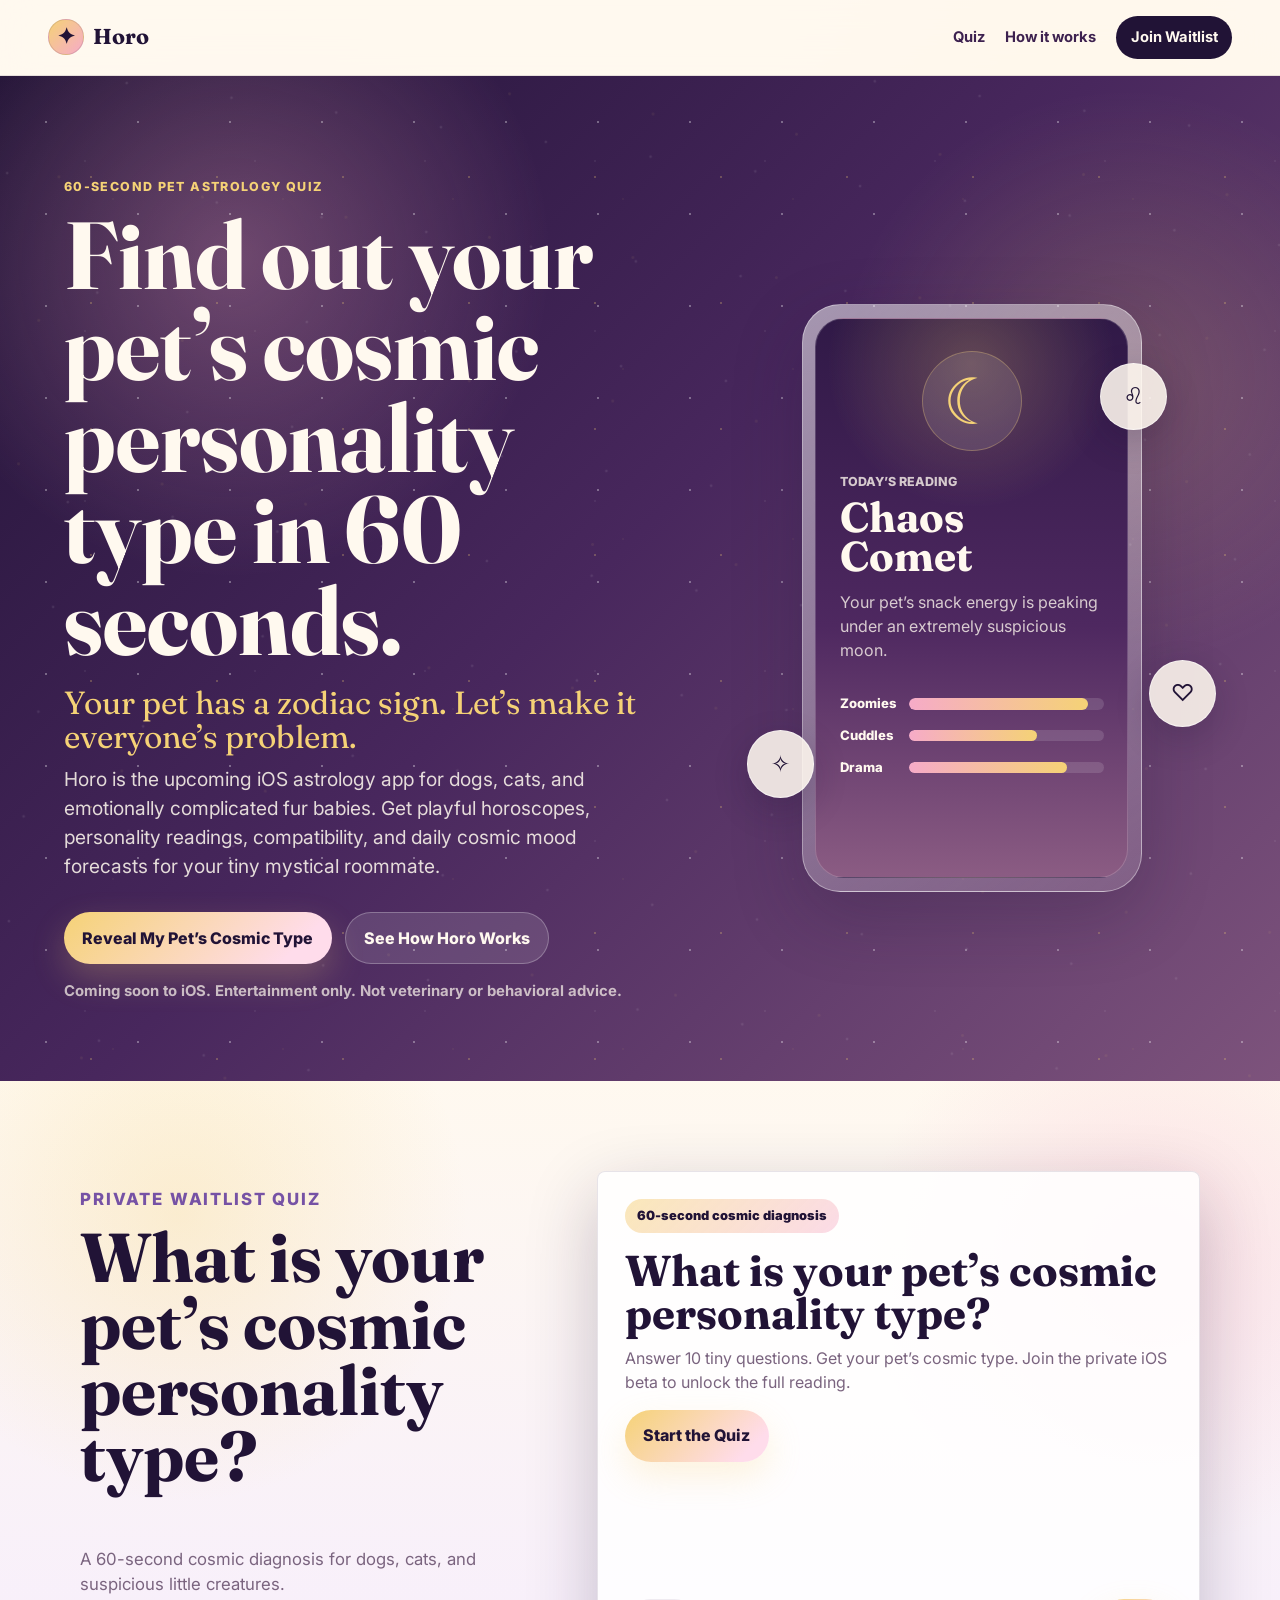
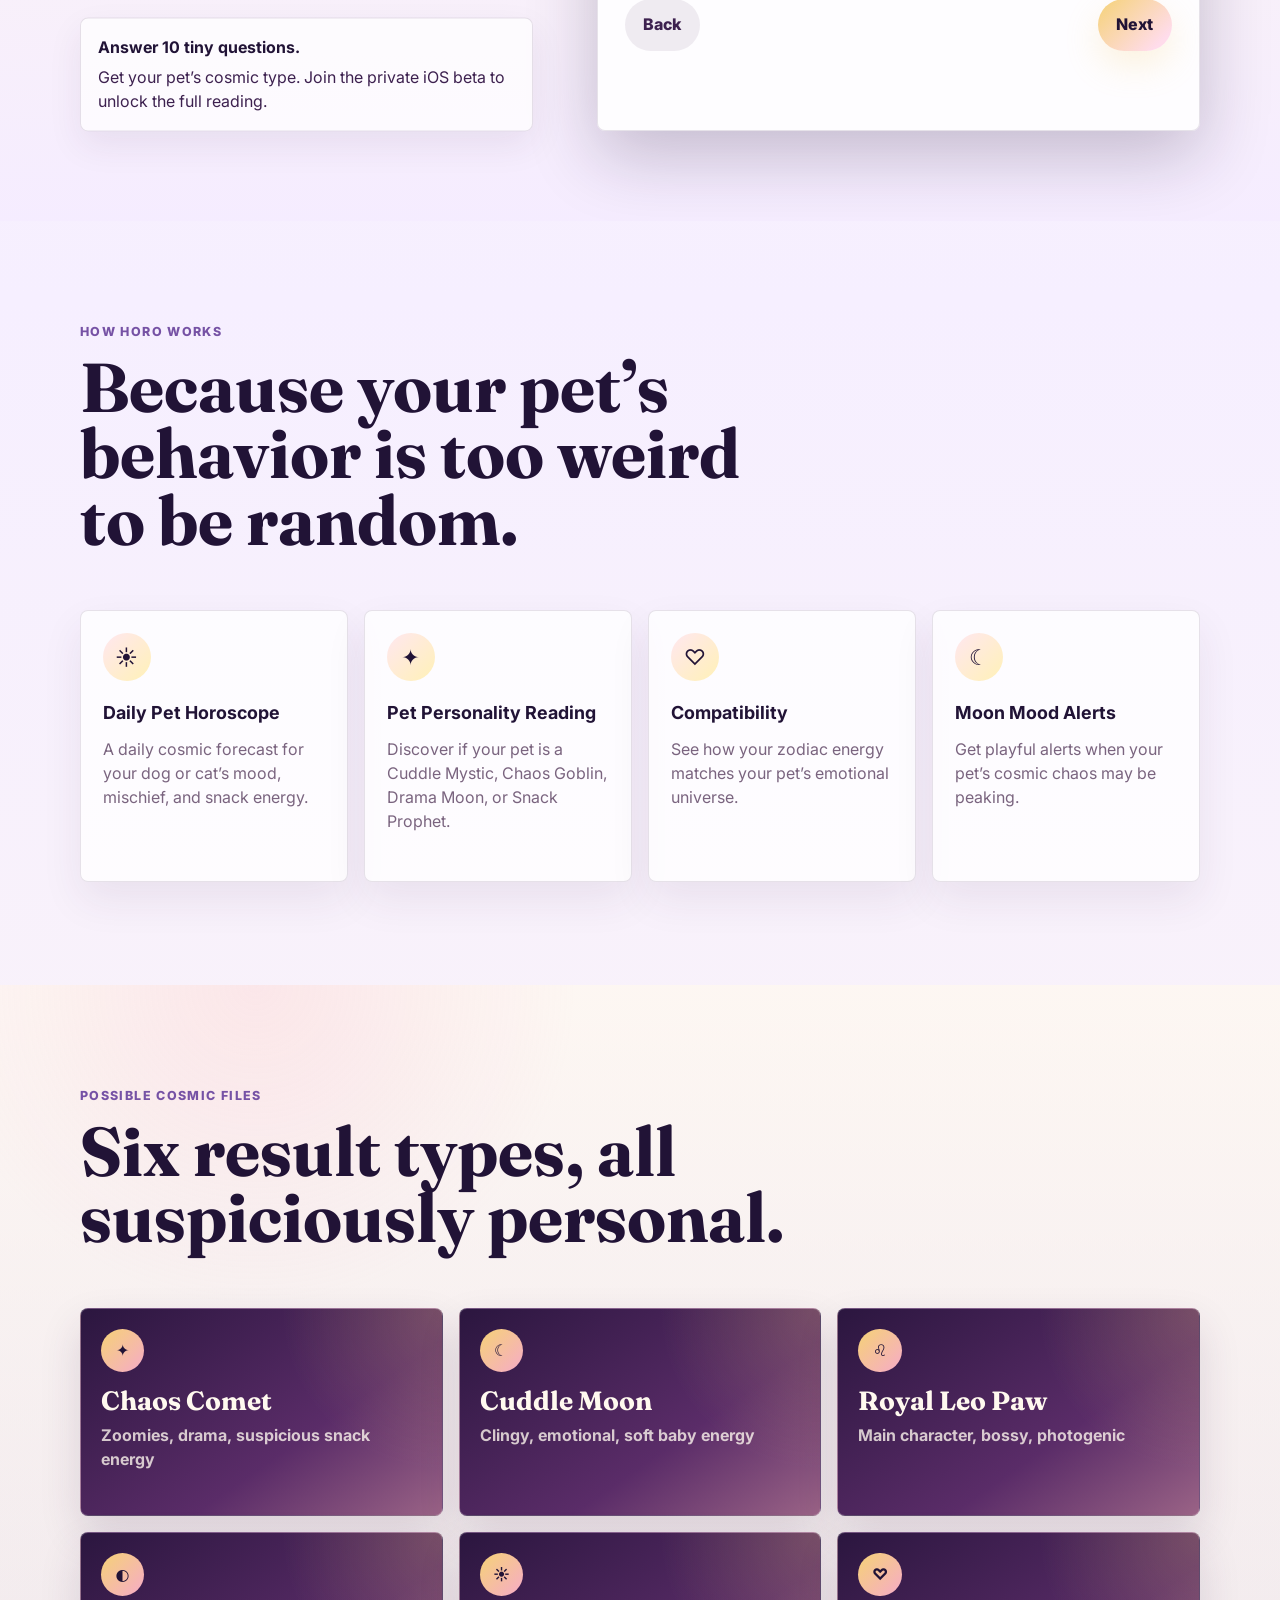
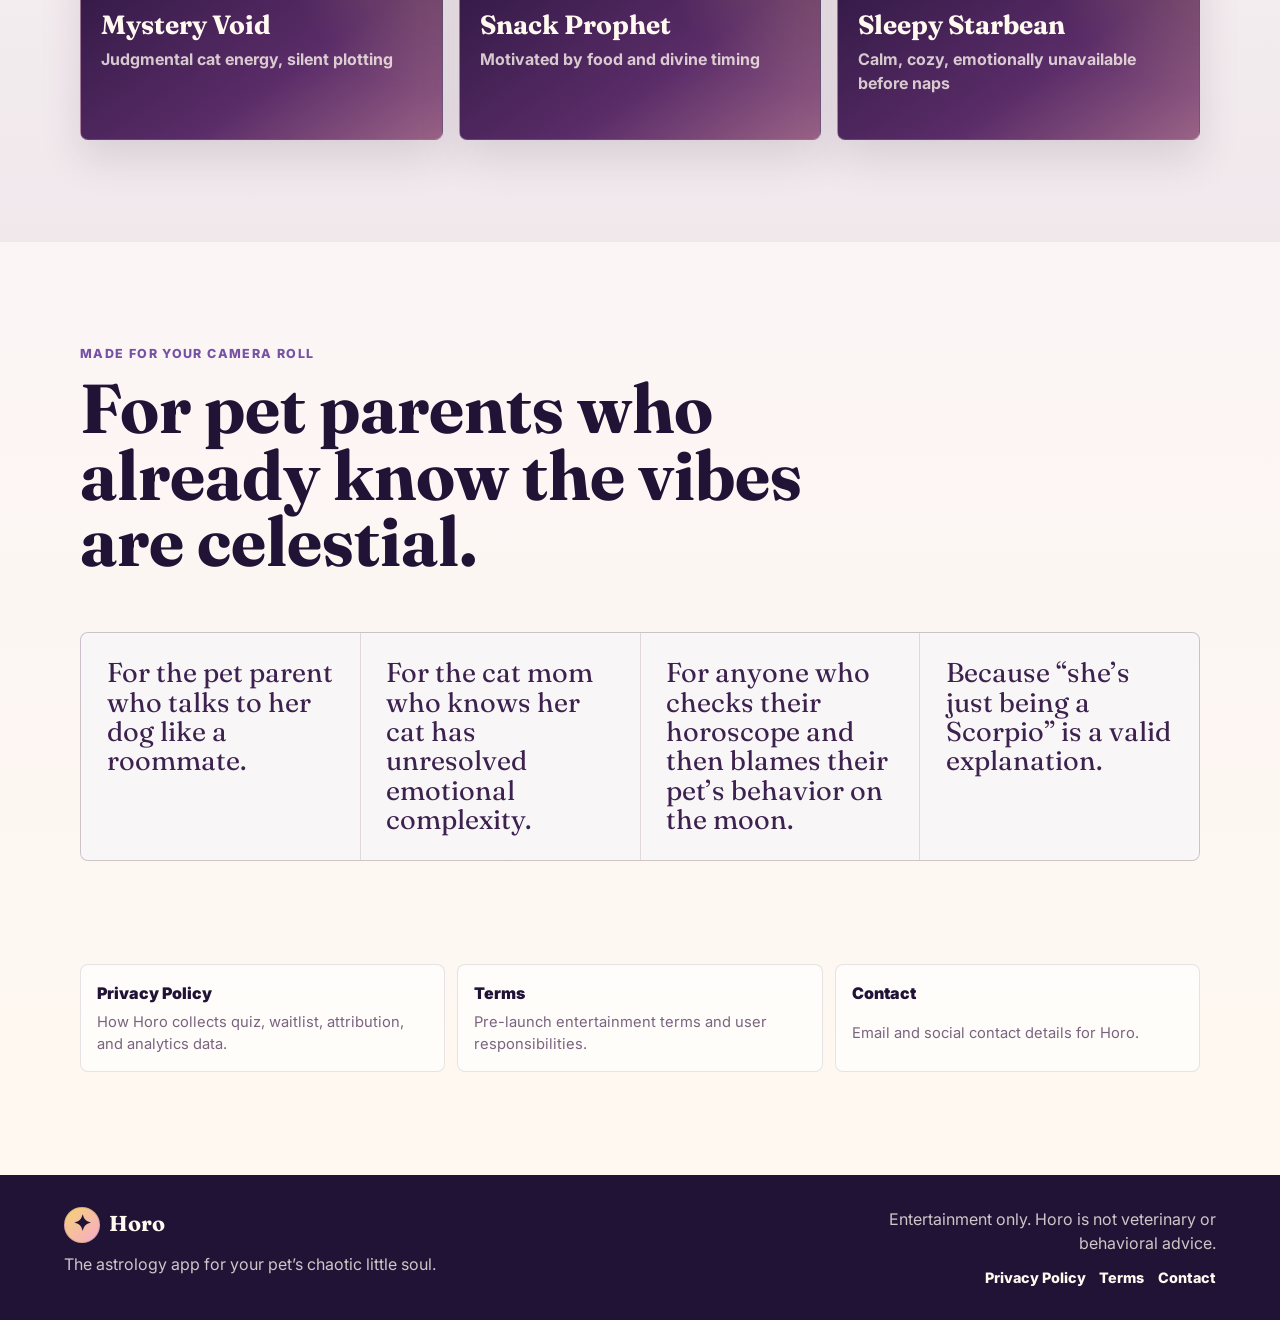
<file: index.html>
<!doctype html>
<html lang="en">
  <head>
    <meta charset="utf-8">
    <meta name="viewport" content="width=device-width, initial-scale=1">
    <meta name="description" content="Horo is the astrology app for your pet's chaotic little soul. Join the private iOS waitlist.">
    <title>Horo | Pet Astrology Coming Soon</title>
    <link rel="preconnect" href="https://fonts.googleapis.com">
    <link rel="preconnect" href="https://fonts.gstatic.com" crossorigin>
    <link href="https://fonts.googleapis.com/css2?family=Fraunces:wght@600;700&family=Inter:wght@400;500;600;700;800&display=swap" rel="stylesheet">
    <link rel="stylesheet" href="./styles.css">
  </head>
  <body>
    <header class="site-header" aria-label="Horo landing page header">
      <a class="brand" href="#top" aria-label="Horo home">
        <span class="brand-mark">✦</span>
        <span>Horo</span>
      </a>
      <nav class="header-actions" aria-label="Primary navigation">
        <a href="#quiz">Quiz</a>
        <a href="#features">How it works</a>
        <a class="nav-button" href="#quiz">Join Waitlist</a>
      </nav>
    </header>

    <main id="top">
      <section class="hero section-band">
        <div class="stars" aria-hidden="true"></div>
        <div class="hero-copy">
          <p class="eyebrow">60-second pet astrology quiz</p>
          <h1>Find out your pet’s cosmic personality type in 60 seconds.</h1>
          <p class="hero-kicker">Your pet has a zodiac sign. Let’s make it everyone’s problem.</p>
          <p class="hero-subhead">
            Horo is the upcoming iOS astrology app for dogs, cats, and emotionally complicated fur babies.
            Get playful horoscopes, personality readings, compatibility, and daily cosmic mood forecasts for
            your tiny mystical roommate.
          </p>
          <div class="hero-actions">
            <a class="button button-primary" href="#quiz" data-action="start-quiz">Reveal My Pet’s Cosmic Type</a>
            <a class="button button-secondary" href="#features">See How Horo Works</a>
          </div>
          <p class="trust-line">Coming soon to iOS. Entertainment only. Not veterinary or behavioral advice.</p>
        </div>
        <div class="hero-visual" aria-label="Decorative Horo app preview">
          <div class="phone-shell">
            <div class="phone-screen">
              <div class="moon">☾</div>
              <p class="screen-kicker">Today’s Reading</p>
              <h2>Chaos Comet</h2>
              <p>Your pet’s snack energy is peaking under an extremely suspicious moon.</p>
              <div class="mini-chart">
                <span>Zoomies</span>
                <div><i style="width: 92%"></i></div>
                <span>Cuddles</span>
                <div><i style="width: 66%"></i></div>
                <span>Drama</span>
                <div><i style="width: 81%"></i></div>
              </div>
            </div>
          </div>
          <div class="orbit orbit-one">♌</div>
          <div class="orbit orbit-two">✧</div>
          <div class="orbit orbit-three">♡</div>
        </div>
      </section>

      <section id="quiz" class="quiz-section section-band">
        <div class="quiz-shell">
          <div class="quiz-intro">
            <p class="eyebrow">Private waitlist quiz</p>
            <h2>What is your pet’s cosmic personality type?</h2>
            <p>A 60-second cosmic diagnosis for dogs, cats, and suspicious little creatures.</p>
            <div class="motivation-card">
              <strong>Answer 10 tiny questions.</strong>
              <span>Get your pet’s cosmic type. Join the private iOS beta to unlock the full reading.</span>
            </div>
          </div>

          <div class="quiz-card" aria-live="polite">
            <div id="quiz-progress" class="progress-wrap" hidden>
              <div class="progress-meta">
                <span id="progress-label">Question 1 of 10</span>
                <span id="progress-percent">10%</span>
              </div>
              <div class="progress-track"><div id="progress-bar"></div></div>
            </div>

            <div id="quiz-stage" class="quiz-stage"></div>

            <div id="quiz-error" class="form-error" role="alert" hidden></div>

            <div id="quiz-controls" class="quiz-controls" hidden>
              <button class="button button-ghost" type="button" id="back-button">Back</button>
              <button class="button button-primary" type="button" id="next-button">Next</button>
            </div>
          </div>
        </div>
      </section>

      <section id="features" class="features section-wrap">
        <div class="section-heading">
          <p class="eyebrow">How Horo works</p>
          <h2>Because your pet’s behavior is too weird to be random.</h2>
        </div>
        <div class="feature-grid">
          <article class="feature-card">
            <span class="feature-icon">☀</span>
            <h3>Daily Pet Horoscope</h3>
            <p>A daily cosmic forecast for your dog or cat’s mood, mischief, and snack energy.</p>
          </article>
          <article class="feature-card">
            <span class="feature-icon">✦</span>
            <h3>Pet Personality Reading</h3>
            <p>Discover if your pet is a Cuddle Mystic, Chaos Goblin, Drama Moon, or Snack Prophet.</p>
          </article>
          <article class="feature-card">
            <span class="feature-icon">♡</span>
            <h3>Compatibility</h3>
            <p>See how your zodiac energy matches your pet’s emotional universe.</p>
          </article>
          <article class="feature-card">
            <span class="feature-icon">☾</span>
            <h3>Moon Mood Alerts</h3>
            <p>Get playful alerts when your pet’s cosmic chaos may be peaking.</p>
          </article>
        </div>
      </section>

      <section class="result-previews section-band" aria-label="Possible Horo result types">
        <div class="section-wrap">
          <div class="section-heading">
            <p class="eyebrow">Possible cosmic files</p>
            <h2>Six result types, all suspiciously personal.</h2>
          </div>
          <div class="result-preview-grid">
            <article class="result-preview-card">
              <span>✦</span>
              <h3>Chaos Comet</h3>
              <p>Zoomies, drama, suspicious snack energy</p>
            </article>
            <article class="result-preview-card">
              <span>☾</span>
              <h3>Cuddle Moon</h3>
              <p>Clingy, emotional, soft baby energy</p>
            </article>
            <article class="result-preview-card">
              <span>♌</span>
              <h3>Royal Leo Paw</h3>
              <p>Main character, bossy, photogenic</p>
            </article>
            <article class="result-preview-card">
              <span>◐</span>
              <h3>Mystery Void</h3>
              <p>Judgmental cat energy, silent plotting</p>
            </article>
            <article class="result-preview-card">
              <span>☀</span>
              <h3>Snack Prophet</h3>
              <p>Motivated by food and divine timing</p>
            </article>
            <article class="result-preview-card">
              <span>♡</span>
              <h3>Sleepy Starbean</h3>
              <p>Calm, cozy, emotionally unavailable before naps</p>
            </article>
          </div>
        </div>
      </section>

      <section class="audience-hooks section-wrap" aria-label="Who Horo is for">
        <div class="section-heading">
          <p class="eyebrow">Made for your camera roll</p>
          <h2>For pet parents who already know the vibes are celestial.</h2>
        </div>
        <div class="hook-grid">
          <p>For the pet parent who talks to her dog like a roommate.</p>
          <p>For the cat mom who knows her cat has unresolved emotional complexity.</p>
          <p>For anyone who checks their horoscope and then blames their pet’s behavior on the moon.</p>
          <p>Because “she’s just being a Scorpio” is a valid explanation.</p>
        </div>
      </section>

      <section class="legal-links section-wrap" aria-label="Policy links">
        <a class="legal-link-card" href="./privacy.html">
          <strong>Privacy Policy</strong>
          <span>How Horo collects quiz, waitlist, attribution, and analytics data.</span>
        </a>
        <a class="legal-link-card" href="./terms.html">
          <strong>Terms</strong>
          <span>Pre-launch entertainment terms and user responsibilities.</span>
        </a>
        <a class="legal-link-card" href="./contact.html">
          <strong>Contact</strong>
          <span>Email and social contact details for Horo.</span>
        </a>
      </section>
    </main>

    <footer class="site-footer">
      <div>
        <a class="brand footer-brand" href="#top">
          <span class="brand-mark">✦</span>
          <span>Horo</span>
        </a>
        <p>The astrology app for your pet’s chaotic little soul.</p>
      </div>
      <div class="footer-note">
        <p>Entertainment only. Horo is not veterinary or behavioral advice.</p>
        <div class="footer-links">
          <a href="./privacy.html">Privacy Policy</a>
          <a href="./terms.html">Terms</a>
          <a href="./contact.html">Contact</a>
        </div>
      </div>
    </footer>

    <script src="./app.js"></script>
  </body>
</html>
</file>
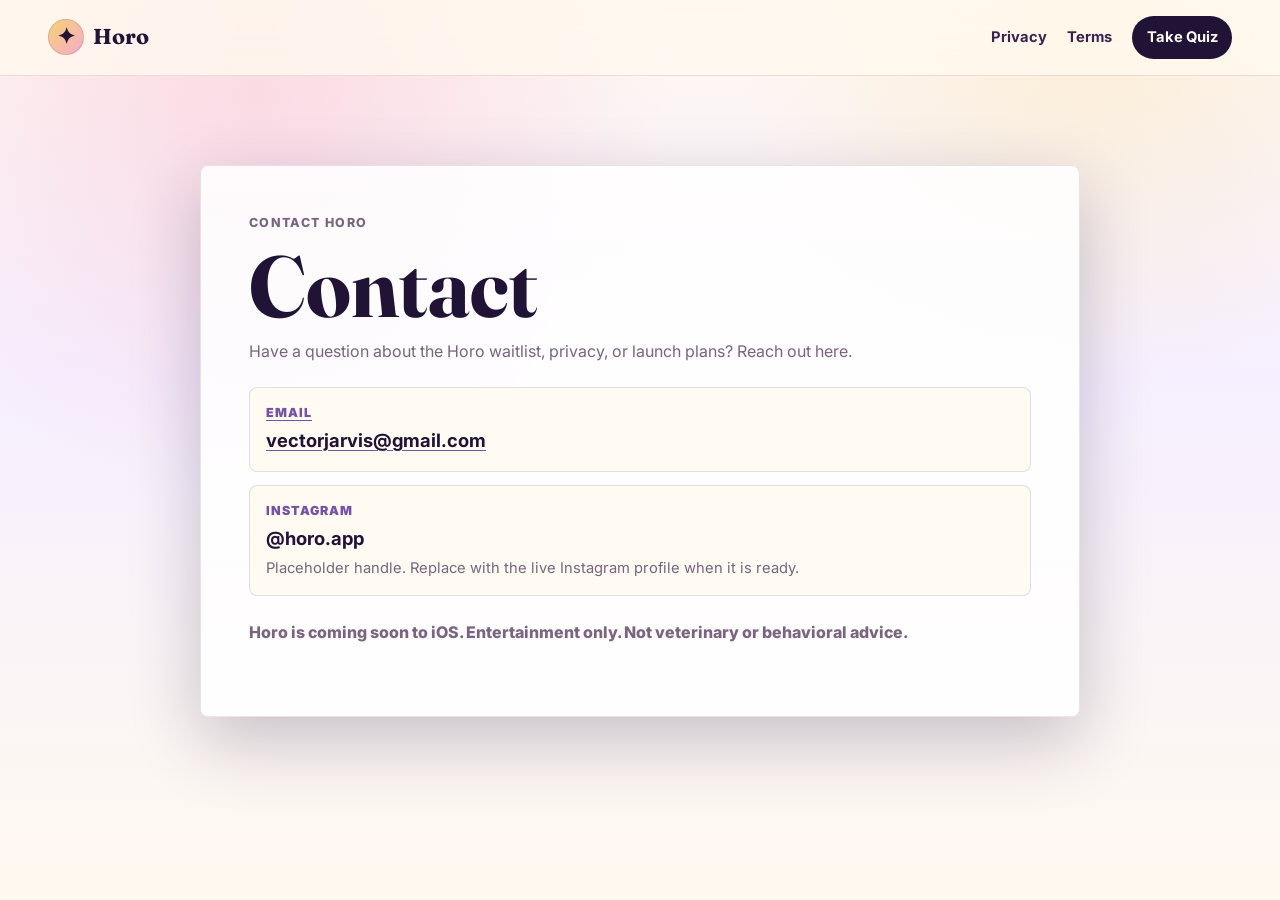
<file: contact.html>
<!doctype html>
<html lang="en">
  <head>
    <meta charset="utf-8">
    <meta name="viewport" content="width=device-width, initial-scale=1">
    <meta name="description" content="Contact Horo, a pre-launch pet astrology iOS app waitlist.">
    <title>Contact | Horo</title>
    <link rel="preconnect" href="https://fonts.googleapis.com">
    <link rel="preconnect" href="https://fonts.gstatic.com" crossorigin>
    <link href="https://fonts.googleapis.com/css2?family=Fraunces:wght@600;700&family=Inter:wght@400;500;600;700;800&display=swap" rel="stylesheet">
    <link rel="stylesheet" href="./styles.css">
  </head>
  <body class="document-body">
    <header class="site-header" aria-label="Horo contact header">
      <a class="brand" href="./index.html" aria-label="Horo home">
        <span class="brand-mark">✦</span>
        <span>Horo</span>
      </a>
      <nav class="header-actions" aria-label="Contact navigation">
        <a href="./privacy.html">Privacy</a>
        <a href="./terms.html">Terms</a>
        <a class="nav-button" href="./index.html#quiz">Take Quiz</a>
      </nav>
    </header>

    <main class="document-page">
      <article class="document-card contact-card">
        <p class="eyebrow">Contact Horo</p>
        <h1>Contact</h1>
        <p>Have a question about the Horo waitlist, privacy, or launch plans? Reach out here.</p>

        <div class="contact-methods">
          <a class="contact-method" href="mailto:vectorjarvis@gmail.com">
            <span>Email</span>
            <strong>vectorjarvis@gmail.com</strong>
          </a>
          <div class="contact-method" id="instagram">
            <span>Instagram</span>
            <strong>@horo.app</strong>
            <em>Placeholder handle. Replace with the live Instagram profile when it is ready.</em>
          </div>
        </div>

        <p class="document-updated">Horo is coming soon to iOS. Entertainment only. Not veterinary or behavioral advice.</p>
      </article>
    </main>
  </body>
</html>
</file>
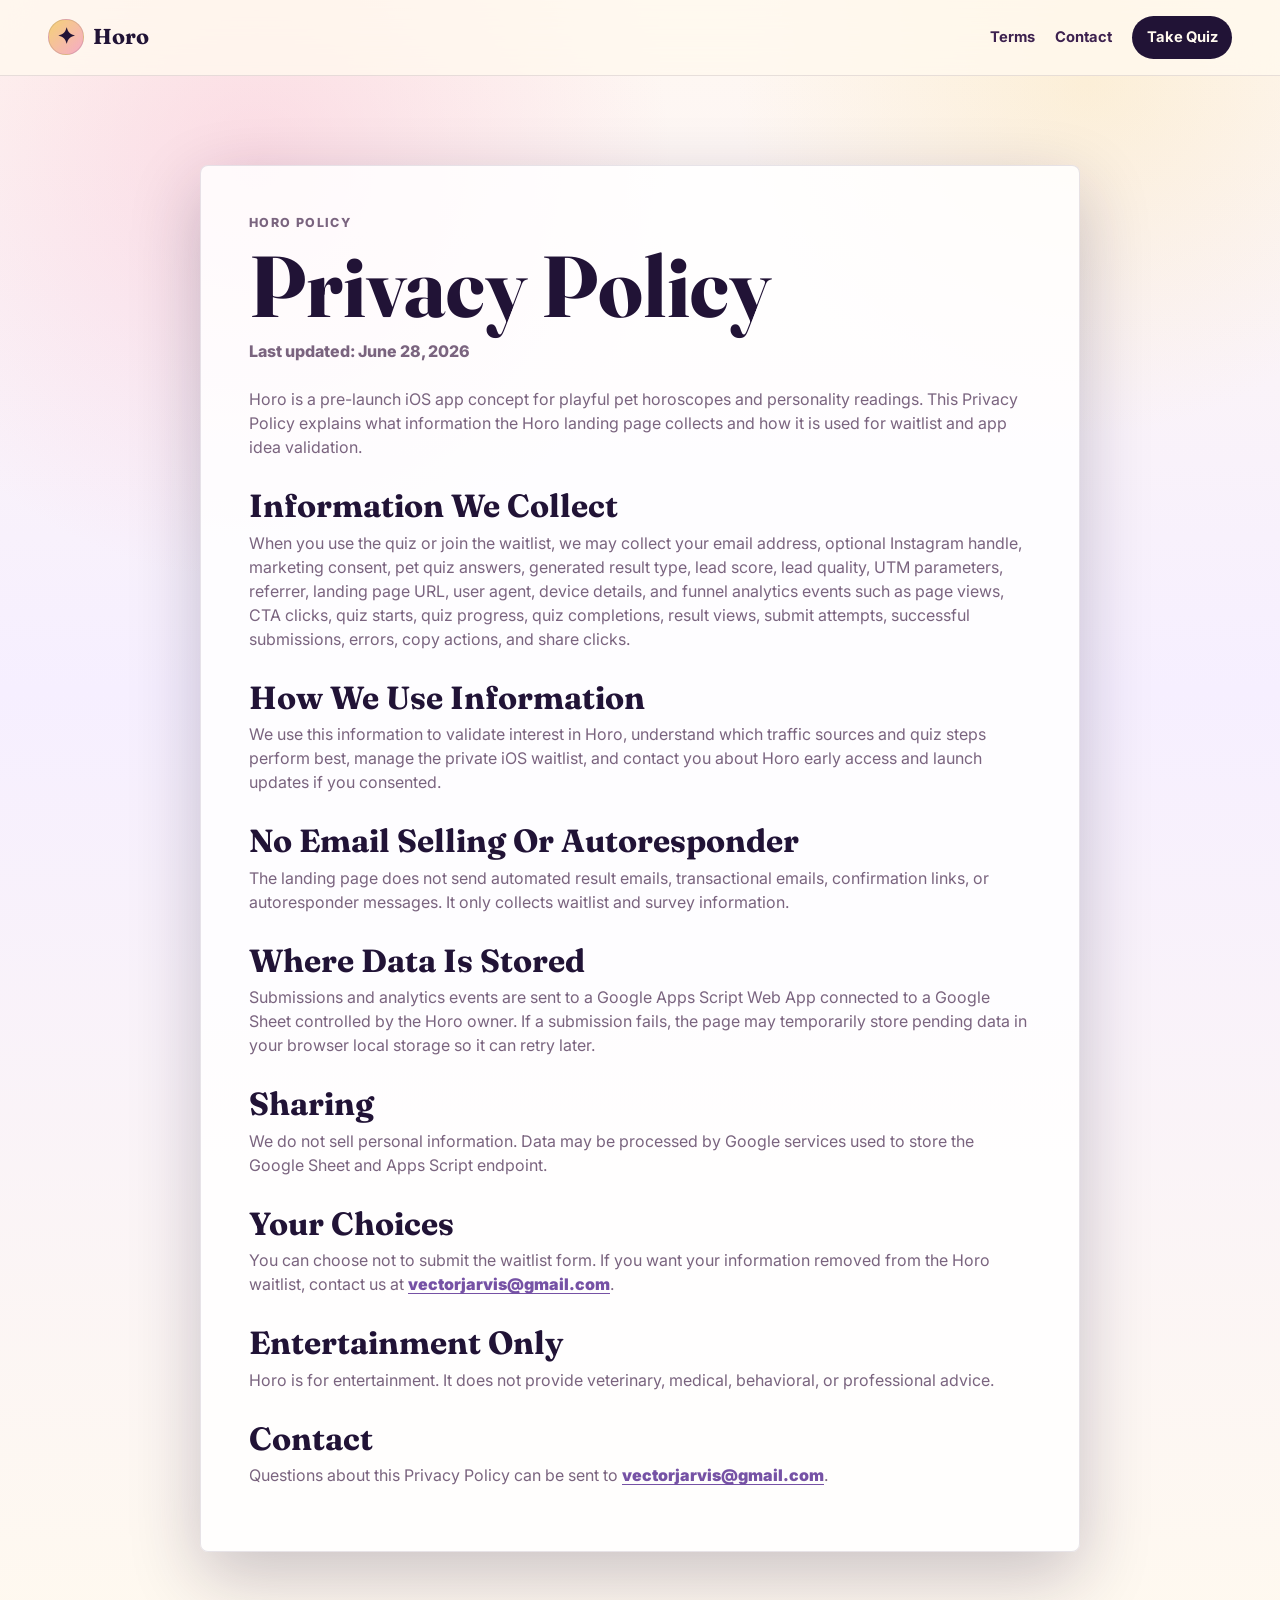
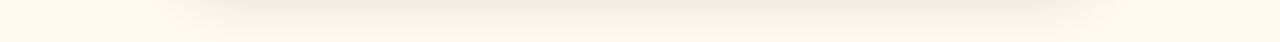
<file: privacy.html>
<!doctype html>
<html lang="en">
  <head>
    <meta charset="utf-8">
    <meta name="viewport" content="width=device-width, initial-scale=1">
    <meta name="description" content="Privacy Policy for Horo, a pre-launch pet astrology iOS app waitlist.">
    <title>Privacy Policy | Horo</title>
    <link rel="preconnect" href="https://fonts.googleapis.com">
    <link rel="preconnect" href="https://fonts.gstatic.com" crossorigin>
    <link href="https://fonts.googleapis.com/css2?family=Fraunces:wght@600;700&family=Inter:wght@400;500;600;700;800&display=swap" rel="stylesheet">
    <link rel="stylesheet" href="./styles.css">
  </head>
  <body class="document-body">
    <header class="site-header" aria-label="Horo policy header">
      <a class="brand" href="./index.html" aria-label="Horo home">
        <span class="brand-mark">✦</span>
        <span>Horo</span>
      </a>
      <nav class="header-actions" aria-label="Policy navigation">
        <a href="./terms.html">Terms</a>
        <a href="./contact.html">Contact</a>
        <a class="nav-button" href="./index.html#quiz">Take Quiz</a>
      </nav>
    </header>

    <main class="document-page">
      <article class="document-card">
        <p class="eyebrow">Horo policy</p>
        <h1>Privacy Policy</h1>
        <p class="document-updated">Last updated: June 28, 2026</p>

        <p>Horo is a pre-launch iOS app concept for playful pet horoscopes and personality readings. This Privacy Policy explains what information the Horo landing page collects and how it is used for waitlist and app idea validation.</p>

        <h2>Information We Collect</h2>
        <p>When you use the quiz or join the waitlist, we may collect your email address, optional Instagram handle, marketing consent, pet quiz answers, generated result type, lead score, lead quality, UTM parameters, referrer, landing page URL, user agent, device details, and funnel analytics events such as page views, CTA clicks, quiz starts, quiz progress, quiz completions, result views, submit attempts, successful submissions, errors, copy actions, and share clicks.</p>

        <h2>How We Use Information</h2>
        <p>We use this information to validate interest in Horo, understand which traffic sources and quiz steps perform best, manage the private iOS waitlist, and contact you about Horo early access and launch updates if you consented.</p>

        <h2>No Email Selling Or Autoresponder</h2>
        <p>The landing page does not send automated result emails, transactional emails, confirmation links, or autoresponder messages. It only collects waitlist and survey information.</p>

        <h2>Where Data Is Stored</h2>
        <p>Submissions and analytics events are sent to a Google Apps Script Web App connected to a Google Sheet controlled by the Horo owner. If a submission fails, the page may temporarily store pending data in your browser local storage so it can retry later.</p>

        <h2>Sharing</h2>
        <p>We do not sell personal information. Data may be processed by Google services used to store the Google Sheet and Apps Script endpoint.</p>

        <h2>Your Choices</h2>
        <p>You can choose not to submit the waitlist form. If you want your information removed from the Horo waitlist, contact us at <a href="mailto:vectorjarvis@gmail.com">vectorjarvis@gmail.com</a>.</p>

        <h2>Entertainment Only</h2>
        <p>Horo is for entertainment. It does not provide veterinary, medical, behavioral, or professional advice.</p>

        <h2>Contact</h2>
        <p>Questions about this Privacy Policy can be sent to <a href="mailto:vectorjarvis@gmail.com">vectorjarvis@gmail.com</a>.</p>
      </article>
    </main>
  </body>
</html>
</file>
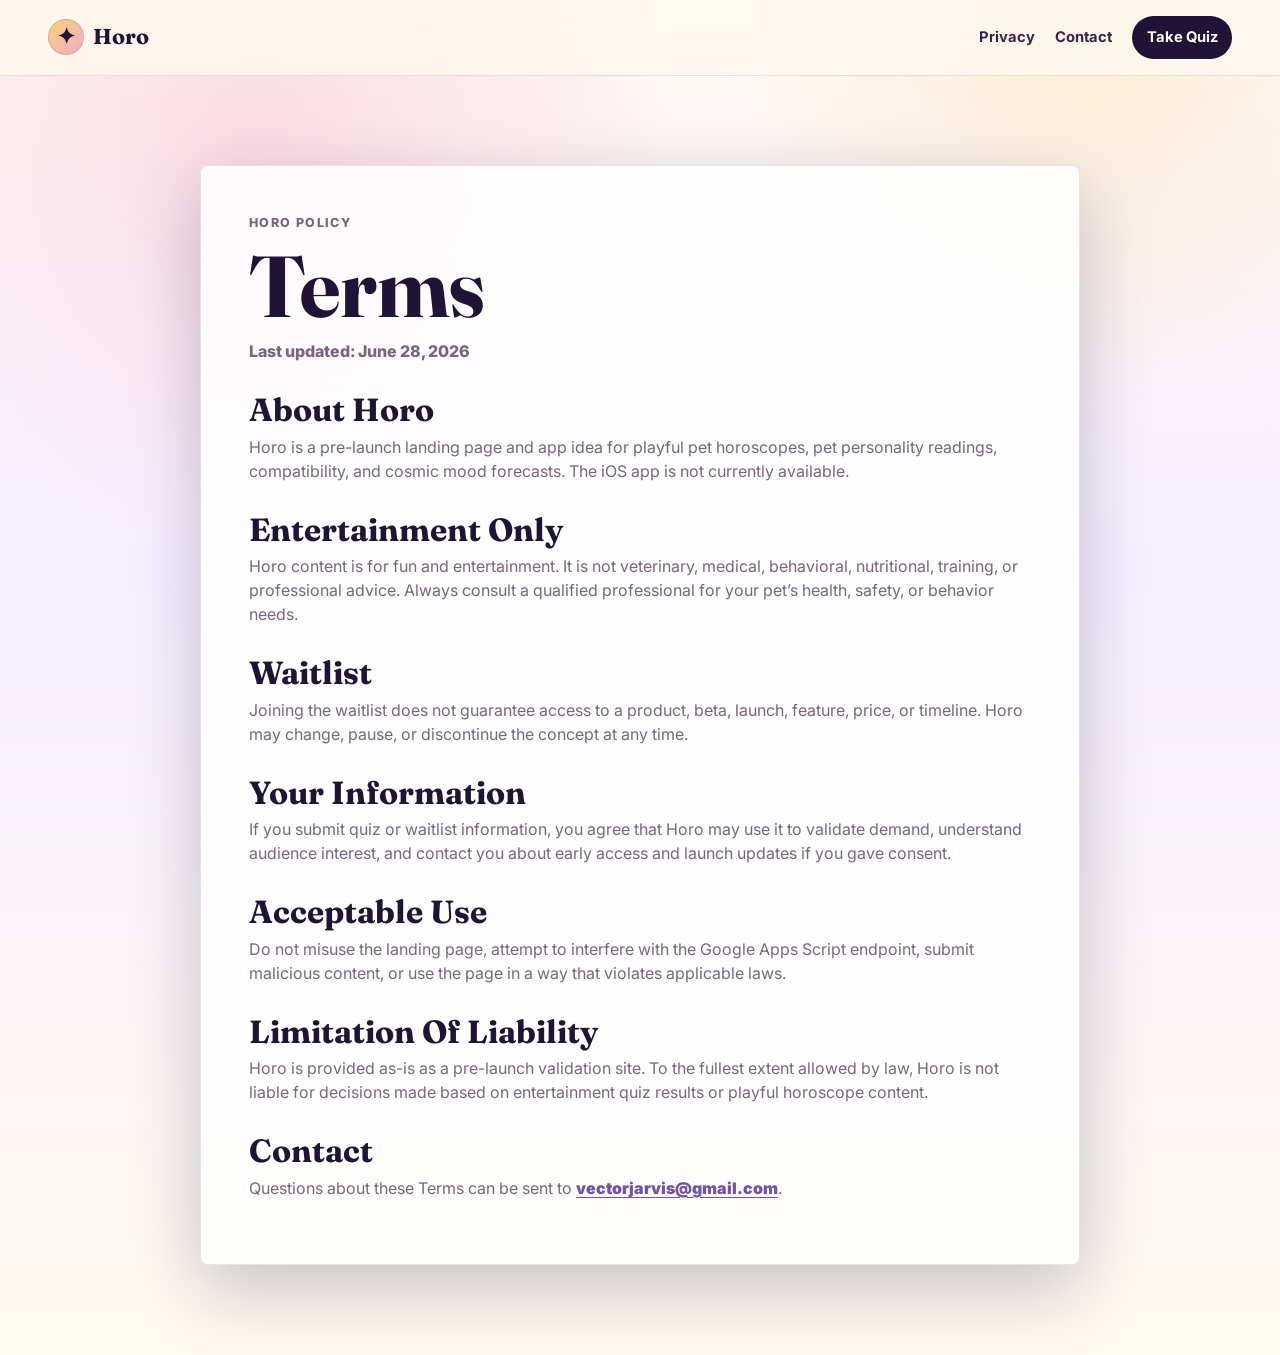
<file: terms.html>
<!doctype html>
<html lang="en">
  <head>
    <meta charset="utf-8">
    <meta name="viewport" content="width=device-width, initial-scale=1">
    <meta name="description" content="Terms for Horo, a pre-launch pet astrology iOS app waitlist.">
    <title>Terms | Horo</title>
    <link rel="preconnect" href="https://fonts.googleapis.com">
    <link rel="preconnect" href="https://fonts.gstatic.com" crossorigin>
    <link href="https://fonts.googleapis.com/css2?family=Fraunces:wght@600;700&family=Inter:wght@400;500;600;700;800&display=swap" rel="stylesheet">
    <link rel="stylesheet" href="./styles.css">
  </head>
  <body class="document-body">
    <header class="site-header" aria-label="Horo terms header">
      <a class="brand" href="./index.html" aria-label="Horo home">
        <span class="brand-mark">✦</span>
        <span>Horo</span>
      </a>
      <nav class="header-actions" aria-label="Terms navigation">
        <a href="./privacy.html">Privacy</a>
        <a href="./contact.html">Contact</a>
        <a class="nav-button" href="./index.html#quiz">Take Quiz</a>
      </nav>
    </header>

    <main class="document-page">
      <article class="document-card">
        <p class="eyebrow">Horo policy</p>
        <h1>Terms</h1>
        <p class="document-updated">Last updated: June 28, 2026</p>

        <h2>About Horo</h2>
        <p>Horo is a pre-launch landing page and app idea for playful pet horoscopes, pet personality readings, compatibility, and cosmic mood forecasts. The iOS app is not currently available.</p>

        <h2>Entertainment Only</h2>
        <p>Horo content is for fun and entertainment. It is not veterinary, medical, behavioral, nutritional, training, or professional advice. Always consult a qualified professional for your pet’s health, safety, or behavior needs.</p>

        <h2>Waitlist</h2>
        <p>Joining the waitlist does not guarantee access to a product, beta, launch, feature, price, or timeline. Horo may change, pause, or discontinue the concept at any time.</p>

        <h2>Your Information</h2>
        <p>If you submit quiz or waitlist information, you agree that Horo may use it to validate demand, understand audience interest, and contact you about early access and launch updates if you gave consent.</p>

        <h2>Acceptable Use</h2>
        <p>Do not misuse the landing page, attempt to interfere with the Google Apps Script endpoint, submit malicious content, or use the page in a way that violates applicable laws.</p>

        <h2>Limitation Of Liability</h2>
        <p>Horo is provided as-is as a pre-launch validation site. To the fullest extent allowed by law, Horo is not liable for decisions made based on entertainment quiz results or playful horoscope content.</p>

        <h2>Contact</h2>
        <p>Questions about these Terms can be sent to <a href="mailto:vectorjarvis@gmail.com">vectorjarvis@gmail.com</a>.</p>
      </article>
    </main>
  </body>
</html>
</file>
<file: styles.css>
:root {
  --midnight: #211336;
  --plum: #3d214f;
  --violet: #7652a5;
  --lavender: #cdb8ff;
  --pink: #f6abc8;
  --rose: #ffe0ec;
  --cream: #fff9ef;
  --gold: #f5d276;
  --ink: #271634;
  --muted: #7a647f;
  --white: #ffffff;
  --shadow: 0 24px 70px rgba(33, 19, 54, 0.24);
  --radius: 8px;
}

* {
  box-sizing: border-box;
}

html {
  scroll-behavior: smooth;
}

body {
  margin: 0;
  min-width: 320px;
  color: var(--ink);
  background:
    radial-gradient(circle at 20% 10%, rgba(246, 171, 200, 0.36), transparent 26rem),
    radial-gradient(circle at 85% 5%, rgba(245, 210, 118, 0.22), transparent 22rem),
    linear-gradient(180deg, #fff8f1 0%, #f6efff 42%, #fff9ef 100%);
  font-family: Inter, system-ui, -apple-system, BlinkMacSystemFont, "Segoe UI", sans-serif;
  line-height: 1.5;
}

body.no-scroll {
  overflow: hidden;
}

a {
  color: inherit;
  text-decoration: none;
}

button,
input {
  font: inherit;
}

.site-header {
  position: sticky;
  top: 0;
  z-index: 20;
  display: flex;
  align-items: center;
  justify-content: space-between;
  gap: 1rem;
  padding: 1rem clamp(1rem, 4vw, 3rem);
  background: rgba(255, 249, 239, 0.78);
  border-bottom: 1px solid rgba(61, 33, 79, 0.12);
  backdrop-filter: blur(18px);
}

.brand {
  display: inline-flex;
  align-items: center;
  gap: 0.55rem;
  color: var(--midnight);
  font-family: Fraunces, Georgia, serif;
  font-size: 1.35rem;
  font-weight: 700;
}

.brand-mark {
  display: grid;
  width: 2.25rem;
  height: 2.25rem;
  place-items: center;
  color: var(--midnight);
  background: linear-gradient(135deg, var(--gold), var(--pink));
  border: 1px solid rgba(33, 19, 54, 0.12);
  border-radius: 50%;
}

.header-actions {
  display: flex;
  align-items: center;
  gap: clamp(0.75rem, 2vw, 1.25rem);
  color: var(--plum);
  font-size: 0.92rem;
  font-weight: 700;
}

.nav-button {
  padding: 0.65rem 0.9rem;
  color: var(--cream);
  background: var(--midnight);
  border-radius: 999px;
}

.section-band {
  position: relative;
  overflow: hidden;
}

.hero {
  display: grid;
  grid-template-columns: minmax(0, 1.08fr) minmax(280px, 0.92fr);
  align-items: center;
  gap: clamp(2rem, 7vw, 6rem);
  min-height: calc(92svh - 4.5rem);
  padding: clamp(3rem, 8vw, 6.5rem) clamp(1rem, 5vw, 5rem) clamp(2rem, 5vw, 4rem);
  color: var(--cream);
  background:
    radial-gradient(circle at 18% 18%, rgba(246, 171, 200, 0.32), transparent 20rem),
    radial-gradient(circle at 88% 30%, rgba(245, 210, 118, 0.18), transparent 18rem),
    linear-gradient(135deg, var(--midnight) 0%, #48275d 48%, #7d537c 100%);
}

.stars,
.stars::before,
.stars::after {
  position: absolute;
  inset: 0;
  pointer-events: none;
  background-image:
    radial-gradient(circle, rgba(255, 255, 255, 0.72) 1px, transparent 1.5px),
    radial-gradient(circle, rgba(245, 210, 118, 0.58) 1px, transparent 1.5px);
  background-position: 0 0, 28px 38px;
  background-size: 92px 92px, 126px 126px;
  opacity: 0.45;
}

.stars::before,
.stars::after {
  content: "";
}

.stars::before {
  transform: rotate(8deg) scale(1.15);
  opacity: 0.28;
}

.stars::after {
  background-size: 170px 170px;
  opacity: 0.18;
}

.hero-copy,
.hero-visual {
  position: relative;
  z-index: 1;
}

.eyebrow {
  margin: 0 0 0.75rem;
  color: var(--gold);
  font-size: 0.78rem;
  font-weight: 800;
  letter-spacing: 0.11em;
  text-transform: uppercase;
}

h1,
h2,
h3,
p {
  margin-top: 0;
}

h1,
h2 {
  font-family: Fraunces, Georgia, serif;
  line-height: 0.96;
  letter-spacing: 0;
}

h1 {
  max-width: 13.5ch;
  margin-bottom: 1.25rem;
  font-size: clamp(2.85rem, 7.5vw, 5.95rem);
}

.hero-kicker {
  max-width: 38rem;
  margin-bottom: 0.75rem;
  color: var(--gold);
  font-family: Fraunces, Georgia, serif;
  font-size: clamp(1.35rem, 2.8vw, 2rem);
  line-height: 1.05;
}

.hero-subhead {
  max-width: 43rem;
  color: rgba(255, 249, 239, 0.86);
  font-size: clamp(1rem, 2vw, 1.2rem);
}

.hero-actions {
  display: flex;
  flex-wrap: wrap;
  gap: 0.8rem;
  margin: 2rem 0 1rem;
}

.button {
  display: inline-flex;
  align-items: center;
  justify-content: center;
  min-height: 3.25rem;
  padding: 0.85rem 1.15rem;
  border: 0;
  border-radius: 999px;
  cursor: pointer;
  font-weight: 800;
  line-height: 1.1;
  text-align: center;
  transition: transform 180ms ease, box-shadow 180ms ease, background 180ms ease;
}

.button:hover,
.button:focus-visible {
  transform: translateY(-2px);
}

.button-primary {
  color: var(--midnight);
  background: linear-gradient(135deg, var(--gold), #ffdceb 84%);
  box-shadow: 0 14px 34px rgba(245, 210, 118, 0.24);
}

.button-secondary {
  color: var(--cream);
  background: rgba(255, 255, 255, 0.12);
  border: 1px solid rgba(255, 255, 255, 0.26);
}

.button-ghost {
  color: var(--plum);
  background: rgba(61, 33, 79, 0.08);
}

.trust-line {
  color: rgba(255, 249, 239, 0.7);
  font-size: 0.93rem;
  font-weight: 700;
}

.hero-visual {
  display: grid;
  min-height: 520px;
  place-items: center;
}

.phone-shell {
  width: min(340px, 82vw);
  padding: 0.8rem;
  background: linear-gradient(145deg, rgba(255, 255, 255, 0.52), rgba(255, 255, 255, 0.14));
  border: 1px solid rgba(255, 255, 255, 0.4);
  border-radius: 2.4rem;
  box-shadow: var(--shadow);
}

.phone-screen {
  min-height: 560px;
  padding: 2rem 1.45rem;
  color: var(--cream);
  background:
    radial-gradient(circle at 50% 8%, rgba(245, 210, 118, 0.24), transparent 9rem),
    linear-gradient(180deg, #301947, #4e2860 55%, #8b5c83);
  border: 1px solid rgba(255, 255, 255, 0.18);
  border-radius: 1.8rem;
}

.moon {
  display: grid;
  width: 6.25rem;
  height: 6.25rem;
  margin: 0 auto 1.4rem;
  place-items: center;
  color: var(--gold);
  background: rgba(255, 255, 255, 0.1);
  border: 1px solid rgba(245, 210, 118, 0.3);
  border-radius: 50%;
  font-size: 4rem;
}

.screen-kicker {
  margin-bottom: 0.35rem;
  color: var(--lavender);
  font-size: 0.78rem;
  font-weight: 800;
  text-transform: uppercase;
}

.phone-screen h2 {
  margin-bottom: 0.8rem;
  font-size: 2.6rem;
}

.phone-screen p {
  color: rgba(255, 249, 239, 0.78);
}

.mini-chart {
  display: grid;
  grid-template-columns: max-content 1fr;
  gap: 0.75rem;
  margin-top: 2rem;
  align-items: center;
  font-size: 0.82rem;
  font-weight: 800;
}

.mini-chart div {
  height: 0.7rem;
  overflow: hidden;
  background: rgba(255, 255, 255, 0.13);
  border-radius: 999px;
}

.mini-chart i {
  display: block;
  height: 100%;
  background: linear-gradient(90deg, var(--pink), var(--gold));
  border-radius: inherit;
}

.orbit {
  position: absolute;
  display: grid;
  width: 4.2rem;
  height: 4.2rem;
  place-items: center;
  color: var(--midnight);
  background: rgba(255, 249, 239, 0.88);
  border: 1px solid rgba(255, 255, 255, 0.55);
  border-radius: 50%;
  box-shadow: 0 12px 34px rgba(33, 19, 54, 0.22);
  font-size: 1.45rem;
}

.orbit-one {
  top: 10%;
  right: 10%;
}

.orbit-two {
  bottom: 16%;
  left: 4%;
}

.orbit-three {
  right: 0;
  bottom: 28%;
}

.section-wrap {
  width: min(1120px, calc(100% - 2rem));
  margin: 0 auto;
  padding: clamp(4rem, 8vw, 7rem) 0;
}

.section-heading {
  max-width: 46rem;
  margin-bottom: 2rem;
}

.section-heading .eyebrow,
.quiz-intro .eyebrow {
  color: var(--violet);
}

.section-heading h2,
.quiz-intro h2 {
  color: var(--midnight);
  font-size: clamp(2.35rem, 5.4vw, 4.5rem);
}

.feature-grid {
  display: grid;
  grid-template-columns: repeat(4, 1fr);
  gap: 1rem;
}

.feature-card {
  min-height: 17rem;
  padding: 1.35rem;
  background: rgba(255, 255, 255, 0.76);
  border: 1px solid rgba(61, 33, 79, 0.12);
  border-radius: var(--radius);
  box-shadow: 0 18px 42px rgba(61, 33, 79, 0.08);
}

.feature-icon {
  display: grid;
  width: 3rem;
  height: 3rem;
  margin-bottom: 1.2rem;
  place-items: center;
  color: var(--midnight);
  background: linear-gradient(135deg, #ffe7f0, #fff1b7);
  border-radius: 50%;
  font-size: 1.35rem;
}

.feature-card h3 {
  margin-bottom: 0.65rem;
  color: var(--midnight);
  font-size: 1.12rem;
}

.feature-card p {
  color: var(--muted);
}

.quiz-section {
  padding: clamp(3rem, 7vw, 6rem) clamp(1rem, 5vw, 5rem);
  background:
    radial-gradient(circle at 14% 18%, rgba(245, 210, 118, 0.28), transparent 18rem),
    radial-gradient(circle at 90% 24%, rgba(246, 171, 200, 0.3), transparent 18rem),
    linear-gradient(180deg, rgba(255, 249, 239, 0.96), rgba(245, 236, 255, 0.96));
}

.quiz-shell {
  display: grid;
  grid-template-columns: minmax(0, 0.75fr) minmax(320px, 1fr);
  gap: clamp(1.5rem, 5vw, 4rem);
  width: min(1120px, 100%);
  margin: 0 auto;
  align-items: start;
}

.quiz-intro {
  position: sticky;
  top: 6rem;
}

.quiz-intro p {
  color: var(--muted);
  font-size: 1.05rem;
}

.motivation-card {
  display: grid;
  gap: 0.35rem;
  margin-top: 1.25rem;
  padding: 1.05rem;
  color: var(--plum);
  background: rgba(255, 255, 255, 0.72);
  border: 1px solid rgba(61, 33, 79, 0.13);
  border-radius: var(--radius);
  box-shadow: 0 14px 34px rgba(61, 33, 79, 0.08);
}

.motivation-card strong {
  color: var(--midnight);
}

.quiz-card {
  min-height: 560px;
  padding: clamp(1.1rem, 3vw, 1.7rem);
  background: rgba(255, 255, 255, 0.86);
  border: 1px solid rgba(61, 33, 79, 0.12);
  border-radius: var(--radius);
  box-shadow: var(--shadow);
}

.progress-wrap {
  margin-bottom: 1.5rem;
}

.progress-meta {
  display: flex;
  justify-content: space-between;
  gap: 1rem;
  margin-bottom: 0.55rem;
  color: var(--muted);
  font-size: 0.82rem;
  font-weight: 800;
}

.progress-track {
  height: 0.55rem;
  overflow: hidden;
  background: rgba(61, 33, 79, 0.1);
  border-radius: 999px;
}

#progress-bar {
  width: 0%;
  height: 100%;
  background: linear-gradient(90deg, var(--violet), var(--pink), var(--gold));
  border-radius: inherit;
  transition: width 260ms ease;
}

.quiz-stage {
  min-height: 380px;
}

.quiz-panel {
  animation: riseIn 260ms ease both;
}

@keyframes riseIn {
  from {
    opacity: 0;
    transform: translateY(10px);
  }
  to {
    opacity: 1;
    transform: translateY(0);
  }
}

.quiz-panel h3 {
  margin-bottom: 0.65rem;
  color: var(--midnight);
  font-family: Fraunces, Georgia, serif;
  font-size: clamp(1.85rem, 4vw, 2.7rem);
  line-height: 1;
}

.quiz-panel .subtitle {
  color: var(--muted);
}

.option-grid {
  display: grid;
  gap: 0.75rem;
  margin-top: 1.35rem;
}

.option-button,
.checkbox-option {
  display: flex;
  align-items: center;
  gap: 0.8rem;
  width: 100%;
  min-height: 3.8rem;
  padding: 0.95rem 1rem;
  color: var(--plum);
  background: rgba(255, 249, 239, 0.84);
  border: 1px solid rgba(61, 33, 79, 0.13);
  border-radius: var(--radius);
  cursor: pointer;
  font-weight: 800;
  text-align: left;
}

.option-button.is-selected,
.checkbox-option.is-selected {
  color: var(--midnight);
  background: linear-gradient(135deg, rgba(246, 171, 200, 0.32), rgba(245, 210, 118, 0.26));
  border-color: rgba(118, 82, 165, 0.5);
  box-shadow: 0 12px 26px rgba(61, 33, 79, 0.1);
}

.option-dot {
  flex: 0 0 auto;
  display: grid;
  width: 1.45rem;
  height: 1.45rem;
  place-items: center;
  border: 2px solid rgba(61, 33, 79, 0.25);
  border-radius: 50%;
}

.is-selected .option-dot {
  border-color: var(--violet);
}

.is-selected .option-dot::after {
  content: "";
  width: 0.62rem;
  height: 0.62rem;
  background: var(--violet);
  border-radius: 50%;
}

.checkbox-option .option-dot {
  border-radius: 0.35rem;
}

.checkbox-option.is-selected .option-dot::after {
  width: 0.72rem;
  height: 0.72rem;
  border-radius: 0.18rem;
}

.field-stack {
  display: grid;
  gap: 0.95rem;
  margin-top: 1.35rem;
}

.input-label {
  display: grid;
  gap: 0.35rem;
  color: var(--plum);
  font-weight: 800;
}

.text-input {
  width: 100%;
  min-height: 3.45rem;
  padding: 0.85rem 1rem;
  color: var(--ink);
  background: rgba(255, 249, 239, 0.86);
  border: 1px solid rgba(61, 33, 79, 0.18);
  border-radius: var(--radius);
  outline: 0;
}

.text-input:focus {
  border-color: var(--violet);
  box-shadow: 0 0 0 4px rgba(118, 82, 165, 0.12);
}

.consent-row {
  display: flex;
  align-items: flex-start;
  gap: 0.7rem;
  color: var(--muted);
  font-size: 0.92rem;
  font-weight: 700;
}

.consent-row input {
  width: 1.15rem;
  height: 1.15rem;
  margin-top: 0.15rem;
  accent-color: var(--violet);
}

.quiz-controls {
  display: flex;
  justify-content: space-between;
  gap: 0.8rem;
  margin-top: 1.25rem;
}

.form-error {
  margin-top: 1rem;
  padding: 0.85rem 1rem;
  color: #7d1f3e;
  background: #ffe7ef;
  border: 1px solid rgba(125, 31, 62, 0.18);
  border-radius: var(--radius);
  font-weight: 800;
}

.result-badge {
  display: inline-flex;
  margin-bottom: 1rem;
  padding: 0.45rem 0.75rem;
  color: var(--midnight);
  background: linear-gradient(135deg, rgba(245, 210, 118, 0.5), rgba(246, 171, 200, 0.42));
  border-radius: 999px;
  font-size: 0.8rem;
  font-weight: 900;
}

.result-list {
  display: grid;
  gap: 0.65rem;
  margin: 1.25rem 0 1.5rem;
  padding: 0;
  list-style: none;
}

.result-list li {
  padding: 0.8rem 0.9rem;
  color: var(--plum);
  background: rgba(255, 249, 239, 0.72);
  border: 1px solid rgba(61, 33, 79, 0.1);
  border-radius: var(--radius);
  font-weight: 800;
}

.result-unlock-card {
  padding: clamp(0.2rem, 1vw, 0.4rem);
}

.unlock-heading {
  margin: 1.4rem 0 0;
  color: var(--midnight);
  font-weight: 900;
}

.teaser-notes {
  display: flex;
  flex-wrap: wrap;
  gap: 0.55rem;
  margin-bottom: 1.3rem;
}

.teaser-notes span {
  padding: 0.5rem 0.7rem;
  color: var(--midnight);
  background: rgba(246, 171, 200, 0.22);
  border: 1px solid rgba(118, 82, 165, 0.16);
  border-radius: 999px;
  font-size: 0.82rem;
  font-weight: 900;
}

.unlock-form {
  display: grid;
  gap: 0.95rem;
  margin-top: 1.25rem;
  padding: clamp(1rem, 3vw, 1.25rem);
  background:
    radial-gradient(circle at 0% 0%, rgba(245, 210, 118, 0.28), transparent 14rem),
    rgba(255, 249, 239, 0.82);
  border: 1px solid rgba(61, 33, 79, 0.13);
  border-radius: var(--radius);
}

.privacy-note {
  margin-bottom: 0.2rem;
  color: var(--muted);
  font-size: 0.92rem;
  font-weight: 700;
}

.success-actions {
  display: flex;
  flex-wrap: wrap;
  gap: 0.75rem;
  margin-top: 1.5rem;
}

.share-card {
  margin: 1.2rem 0;
  padding: 1.2rem;
  color: var(--midnight);
  background:
    radial-gradient(circle at 100% 0%, rgba(246, 171, 200, 0.32), transparent 12rem),
    linear-gradient(135deg, rgba(245, 210, 118, 0.34), rgba(255, 255, 255, 0.7));
  border: 1px solid rgba(61, 33, 79, 0.13);
  border-radius: var(--radius);
  font-family: Fraunces, Georgia, serif;
  font-size: clamp(1.35rem, 4vw, 2rem);
  line-height: 1.08;
}

.result-previews {
  background:
    radial-gradient(circle at 20% 0%, rgba(246, 171, 200, 0.22), transparent 20rem),
    linear-gradient(180deg, rgba(255, 249, 239, 0.72), rgba(61, 33, 79, 0.06));
}

.result-preview-grid {
  display: grid;
  grid-template-columns: repeat(3, 1fr);
  gap: 1rem;
}

.result-preview-card {
  min-height: 13rem;
  padding: 1.25rem;
  color: var(--cream);
  background:
    radial-gradient(circle at 100% 0%, rgba(245, 210, 118, 0.22), transparent 10rem),
    linear-gradient(145deg, #2b163f, #5a2c68 62%, #9a6386);
  border: 1px solid rgba(255, 255, 255, 0.22);
  border-radius: var(--radius);
  box-shadow: 0 18px 42px rgba(61, 33, 79, 0.14);
}

.result-preview-card span {
  display: grid;
  width: 2.7rem;
  height: 2.7rem;
  margin-bottom: 1rem;
  place-items: center;
  color: var(--midnight);
  background: linear-gradient(135deg, var(--gold), var(--pink));
  border-radius: 50%;
  font-weight: 900;
}

.result-preview-card h3 {
  margin-bottom: 0.55rem;
  font-family: Fraunces, Georgia, serif;
  font-size: 1.65rem;
  line-height: 1;
}

.result-preview-card p {
  color: rgba(255, 249, 239, 0.78);
  font-weight: 700;
}

.hook-grid {
  display: grid;
  grid-template-columns: repeat(4, 1fr);
  gap: 1px;
  overflow: hidden;
  background: rgba(61, 33, 79, 0.14);
  border: 1px solid rgba(61, 33, 79, 0.12);
  border-radius: var(--radius);
}

.hook-grid p {
  min-height: 12rem;
  margin: 0;
  padding: clamp(1.2rem, 3vw, 1.6rem);
  color: var(--plum);
  background: rgba(255, 255, 255, 0.78);
  font-family: Fraunces, Georgia, serif;
  font-size: clamp(1.25rem, 2.5vw, 1.7rem);
  line-height: 1.08;
}

.legal-links {
  display: grid;
  grid-template-columns: repeat(3, 1fr);
  gap: 0.75rem;
  padding-top: 0;
}

.legal-link-card {
  display: grid;
  gap: 0.4rem;
  padding: 1rem;
  color: var(--plum);
  background: rgba(255, 255, 255, 0.66);
  border: 1px solid rgba(61, 33, 79, 0.12);
  border-radius: var(--radius);
  transition: transform 180ms ease, box-shadow 180ms ease;
}

.legal-link-card:hover,
.legal-link-card:focus-visible {
  transform: translateY(-2px);
  box-shadow: 0 16px 34px rgba(61, 33, 79, 0.1);
}

.legal-link-card strong {
  color: var(--midnight);
  font-weight: 900;
}

.legal-link-card span {
  color: var(--muted);
  font-size: 0.92rem;
}

.document-body {
  min-height: 100vh;
}

.document-page {
  width: min(880px, calc(100% - 2rem));
  margin: 0 auto;
  padding: clamp(3rem, 7vw, 6rem) 0;
}

.document-card {
  padding: clamp(1.25rem, 4vw, 3rem);
  background: rgba(255, 255, 255, 0.84);
  border: 1px solid rgba(61, 33, 79, 0.12);
  border-radius: var(--radius);
  box-shadow: var(--shadow);
}

.document-card h1 {
  max-width: none;
  margin-bottom: 0.7rem;
  color: var(--midnight);
  font-size: clamp(2.8rem, 7vw, 5.4rem);
}

.document-card h2 {
  margin: 2rem 0 0.55rem;
  color: var(--midnight);
  font-family: Fraunces, Georgia, serif;
  font-size: clamp(1.55rem, 3vw, 2rem);
}

.document-card p {
  color: var(--muted);
}

.document-card a {
  color: var(--violet);
  font-weight: 900;
  text-decoration: underline;
  text-underline-offset: 0.18em;
}

.document-updated {
  margin-bottom: 1.5rem;
  color: var(--plum);
  font-weight: 800;
}

.contact-methods {
  display: grid;
  gap: 0.85rem;
  margin: 1.5rem 0;
}

.contact-method {
  display: grid;
  gap: 0.25rem;
  padding: 1rem;
  color: var(--plum);
  background: rgba(255, 249, 239, 0.82);
  border: 1px solid rgba(61, 33, 79, 0.13);
  border-radius: var(--radius);
}

.contact-method span {
  color: var(--violet);
  font-size: 0.78rem;
  font-weight: 900;
  letter-spacing: 0.08em;
  text-transform: uppercase;
}

.contact-method strong {
  color: var(--midnight);
  font-size: 1.15rem;
}

.contact-method em {
  color: var(--muted);
  font-style: normal;
  font-size: 0.92rem;
}

.site-footer {
  display: flex;
  justify-content: space-between;
  gap: 2rem;
  padding: 2rem clamp(1rem, 5vw, 5rem);
  color: rgba(255, 249, 239, 0.78);
  background: var(--midnight);
}

.footer-brand {
  color: var(--cream);
  margin-bottom: 0.6rem;
}

.site-footer p {
  margin-bottom: 0;
}

.footer-note {
  max-width: 24rem;
  text-align: right;
}

.footer-links {
  display: flex;
  justify-content: flex-end;
  flex-wrap: wrap;
  gap: 0.85rem;
  margin-top: 0.75rem;
  color: var(--cream);
  font-size: 0.9rem;
  font-weight: 800;
}

@media (max-width: 900px) {
  .header-actions a:not(.nav-button) {
    display: none;
  }

  .hero {
    grid-template-columns: 1fr;
    min-height: auto;
  }

  h1 {
    max-width: 11ch;
  }

  .hero-visual {
    min-height: 460px;
  }

  .phone-screen {
    min-height: 490px;
  }

  .feature-grid,
  .quiz-shell,
  .result-preview-grid,
  .hook-grid,
  .legal-links {
    grid-template-columns: 1fr;
  }

  .quiz-intro {
    position: static;
  }
}

@media (max-width: 560px) {
  .site-header {
    padding: 0.75rem 1rem;
  }

  .nav-button {
    padding-inline: 0.75rem;
  }

  .hero {
    padding-top: 2.7rem;
  }

  .hero-actions,
  .quiz-controls,
  .success-actions,
  .footer-links {
    display: grid;
  }

  .button {
    width: 100%;
  }

  .orbit {
    width: 3.35rem;
    height: 3.35rem;
  }

  .quiz-card {
    min-height: 540px;
  }

  .site-footer {
    display: grid;
  }

  .footer-note,
  .footer-links {
    text-align: left;
    justify-content: flex-start;
  }
}
</file>
